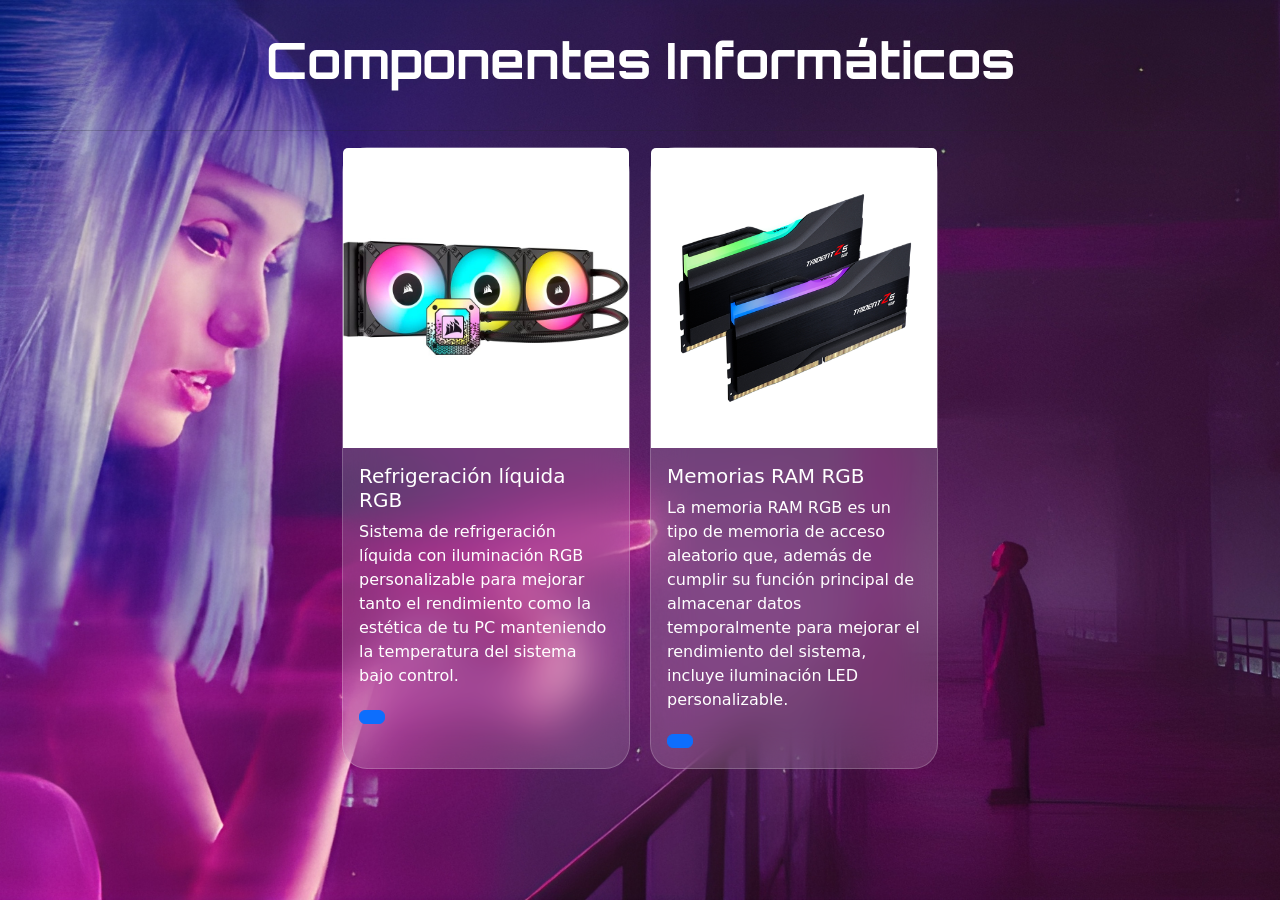
<file: index.html>
<!DOCTYPE html>
<html lang="en">
<head>
    <meta charset="UTF-8">
    <meta name="viewport" content="width=device-width, initial-scale=1.0">
    <title>Document</title>
    <link href="https://cdn.jsdelivr.net/npm/bootstrap@5.3.8/dist/css/bootstrap.min.css" rel="stylesheet" integrity="sha384-sRIl4kxILFvY47J16cr9ZwB07vP4J8+LH7qKQnuqkuIAvNWLzeN8tE5YBujZqJLB" crossorigin="anonymous">
    <script src="https://cdn.jsdelivr.net/npm/bootstrap@5.3.8/dist/js/bootstrap.bundle.min.js" integrity="sha384-FKyoEForCGlyvwx9Hj09JcYn3nv7wiPVlz7YYwJrWVcXK/BmnVDxM+D2scQbITxI" crossorigin="anonymous"></script>
    <link rel="stylesheet" href="style.css">
<link rel="preconnect" href="https://fonts.googleapis.com">
<link rel="preconnect" href="https://fonts.gstatic.com" crossorigin>
<link href="https://fonts.googleapis.com/css2?family=Orbitron:wght@400..900&display=swap" rel="stylesheet">
</head>
<body>
    
    <center><h1>Componentes Informáticos</h1></center>
    <hr>
    
    <div class="componentes">
<div class="card" style="width: 18rem;">
  <img src="refrigeracionliquid.jpg" class="card-img-top" alt="...">
  <div class="card-body">
    <h5 class="card-title">Refrigeración líquida RGB</h5>
    <p class="card-text">Sistema de refrigeración líquida con iluminación RGB personalizable para mejorar tanto el rendimiento como la estética de tu PC manteniendo la temperatura del sistema bajo control.</p>
    <a href="#" class="btn btn-primary"></a>
  </div>
</div>
    

<div class="card" style="width: 18rem;">
  <img src="memoriaram.jpg" class="card-img-top" alt="...">
  <div class="card-body">
    <h5 class="card-title">Memorias RAM RGB</h5>
    <p class="card-text">La memoria RAM RGB es un tipo de memoria de acceso aleatorio que, además de cumplir su función principal de almacenar datos temporalmente para mejorar el rendimiento del sistema, incluye iluminación LED personalizable.</p>
    <a href="#" class="btn btn-primary"></a>
  </div>
</div>
    
</body>
</html>
</file>
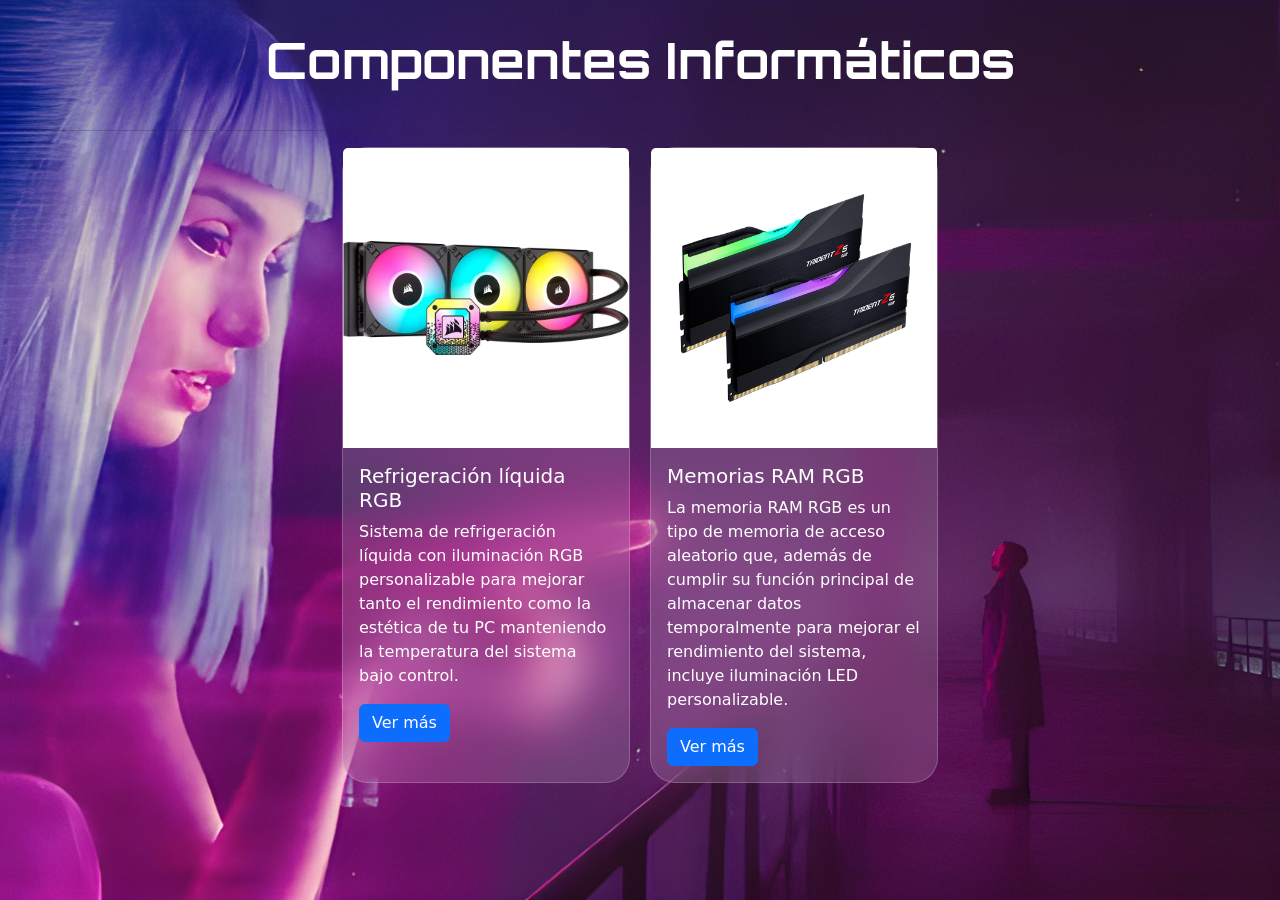
<file: COMPONENTES/index.html>
<!DOCTYPE html>
<html lang="en">
<head>
    <meta charset="UTF-8">
    <meta name="viewport" content="width=device-width, initial-scale=1.0">
    <title>Document</title>
    <link href="https://cdn.jsdelivr.net/npm/bootstrap@5.3.8/dist/css/bootstrap.min.css" rel="stylesheet" integrity="sha384-sRIl4kxILFvY47J16cr9ZwB07vP4J8+LH7qKQnuqkuIAvNWLzeN8tE5YBujZqJLB" crossorigin="anonymous">
    <script src="https://cdn.jsdelivr.net/npm/bootstrap@5.3.8/dist/js/bootstrap.bundle.min.js" integrity="sha384-FKyoEForCGlyvwx9Hj09JcYn3nv7wiPVlz7YYwJrWVcXK/BmnVDxM+D2scQbITxI" crossorigin="anonymous"></script>
    <link rel="stylesheet" href="style.css">
<link rel="preconnect" href="https://fonts.googleapis.com">
<link rel="preconnect" href="https://fonts.gstatic.com" crossorigin>
<link href="https://fonts.googleapis.com/css2?family=Orbitron:wght@400..900&display=swap" rel="stylesheet">
</head>
<body>
    
    <center><h1>Componentes Informáticos</h1></center>
    <hr>
    
    <div class="componentes">
<div class="card" style="width: 18rem;">
  <img src="refrigeracionliquid.jpg" class="card-img-top" alt="...">
  <div class="card-body">
    <h5 class="card-title">Refrigeración líquida RGB</h5>
    <p class="card-text">Sistema de refrigeración líquida con iluminación RGB personalizable para mejorar tanto el rendimiento como la estética de tu PC manteniendo la temperatura del sistema bajo control.</p>
    <a href="file:///C:/Users/rolan/OneDrive/Documentos/Escritorio/tp%20N4%20componentes/index.html" class="btn btn-primary">Ver más</a>
  </div>
</div>
    

<div class="card" style="width: 18rem;">
  <img src="memoriaram.jpg" class="card-img-top" alt="...">
  <div class="card-body">
    <h5 class="card-title">Memorias RAM RGB</h5>
    <p class="card-text">La memoria RAM RGB es un tipo de memoria de acceso aleatorio que, además de cumplir su función principal de almacenar datos temporalmente para mejorar el rendimiento del sistema, incluye iluminación LED personalizable.</p>
    <a href="file:///C:/Users/rolan/OneDrive/Documentos/Escritorio/parte%20de%20valen/index.html" class="btn btn-primary">Ver más</a>
  </div>
</div>
    
</body>
</html>
</file>
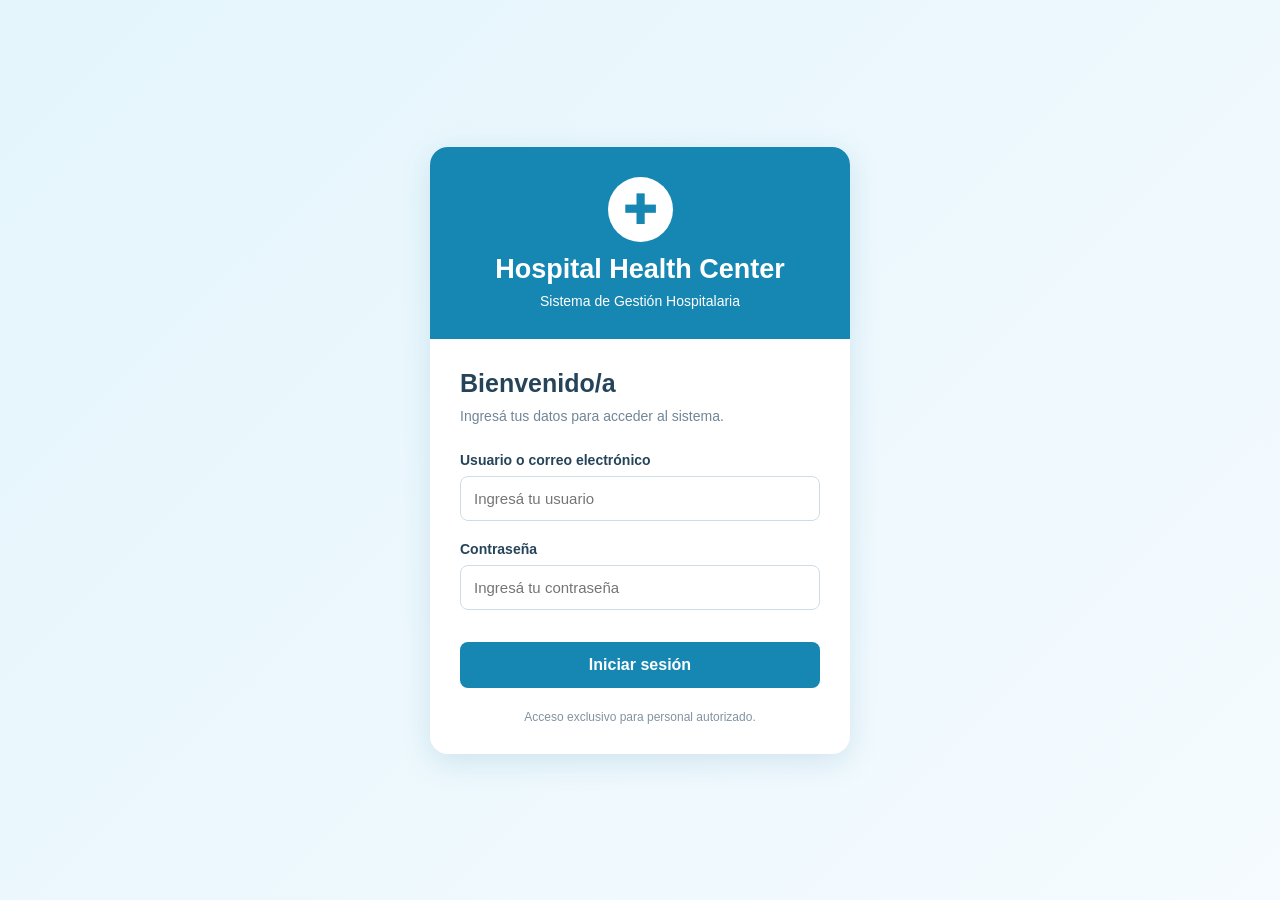
<file: Gestion hospitalaria/index.html>
<!DOCTYPE html>
<html lang="en">
<head>
    <meta charset="UTF-8">
    <meta name="viewport" content="width=device-width, initial-scale=1.0">
    <title>Inicio de sesión | Health Center</title>
    <link rel="stylesheet" href="style.css"
</head>
<body>

    <main class="contenedor">
        <section class="tarjeta-login">

            <div class="encabezado">
                <div class="logo">✚</div>
                <h1>Hospital Health Center</h1>
                <p>Sistema de Gestión Hospitalaria</p>
            </div>

            <div class="formulario">
                <h2>Bienvenido/a</h2>
                <p class="descripcion">
                    Ingresá tus datos para acceder al sistema.
                </p>

                <form id="formularioLogin">

                    <label for="usuario">Usuario o correo electrónico</label>
                    <input
                        type="text"
                        id="usuario"
                        name="usuario"
                        placeholder="Ingresá tu usuario"
                        autocomplete="username"
                        required
                    >

                    <label for="contrasena">Contraseña</label>
                    <input
                        type="password"
                        id="contrasena"
                        name="contrasena"
                        placeholder="Ingresá tu contraseña"
                        autocomplete="current-password"
                        required
                    >

                    <p id="mensaje" role="status"></p>

                    <button type="submit" class="boton-ingresar">
                        Iniciar sesión
                    </button>

                </form>

                <p class="aviso">
                    Acceso exclusivo para personal autorizado.
                </p>
            </div>

        </section>
    </main>

</body>
</html>
</file>
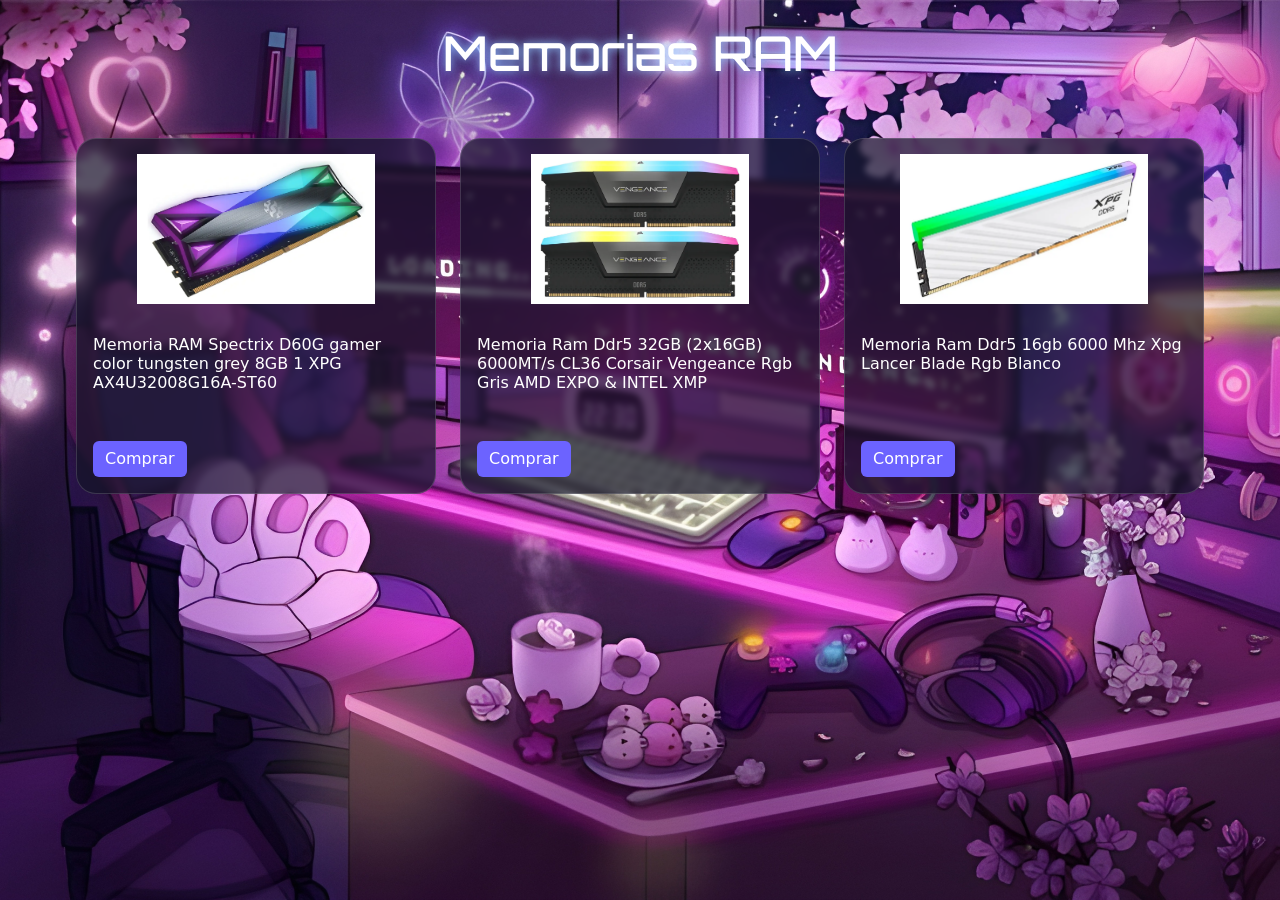
<file: Trabajo Practico N4/index.html>
<!DOCTYPE html>
<html lang="en">
<head>

    <link href="https://cdn.jsdelivr.net/npm/bootstrap@5.3.8/dist/css/bootstrap.min.css" rel="stylesheet" integrity="sha384-sRIl4kxILFvY47J16cr9ZwB07vP4J8+LH7qKQnuqkuIAvNWLzeN8tE5YBujZqJLB" crossorigin="anonymous">
    <script src="https://cdn.jsdelivr.net/npm/bootstrap@5.3.8/dist/js/bootstrap.bundle.min.js" integrity="sha384-FKyoEForCGlyvwx9Hj09JcYn3nv7wiPVlz7YYwJrWVcXK/BmnVDxM+D2scQbITxI" crossorigin="anonymous"></script>
    <meta charset="UTF-8">
    <meta name="viewport" content="width=device-width, initial-scale=1.0">
     <link rel="stylesheet" href="style.css">
     <link href="https://fonts.googleapis.com/css2?family=Orbitron:wght@400;700&display=swap" rel="stylesheet">
    <title>Document</title>
</head>
<body>
    <br>
    <center><h1>Memorias RAM</h1></center>
    <br>
    <div class="row row-cols-1 row-cols-md-3 g-4">
  <div class="col">
    <div class="card h-100">
      <img src="D_NQ_NP_2X_793120-MLA91896004809_092025-F.webp" class="card-img-top" alt="...">
      <div class="card-body">
        <h5 class="card-title">Memoria RAM Spectrix D60G gamer color tungsten grey 8GB 1 XPG AX4U32008G16A-ST60</h5>
        <p class="card-text"></p>
         <a href="https://www.mercadolibre.com.ar/memoria-ram-spectrix-d60g-gamer-color-tungsten-grey-8gb-1-xpg-ax4u32008g16a-st60/p/MLA17433657#polycard_client=search-desktop&be_origin=backend&search_layout=grid&position=5&type=product&tracking_id=5df26b34-f915-4345-9558-c7c7232f2173&wid=MLA1573577147&sid=search" class="btn btn-primary">Comprar</a>
      </div>
    </div>
  </div>
  <div class="col">
    <div class="card h-100">
      <img src="D_NQ_NP_2X_845772-MLA92376756380_092025-F.webp" class="card-img-top" alt="...">
      <div class="card-body">
        <h5 class="card-title">Memoria Ram Ddr5 32GB (2x16GB) 6000MT/s CL36 Corsair Vengeance Rgb Gris AMD EXPO & INTEL XMP</h5>
        <p class="card-text"></p>
         <a href="https://www.mercadolibre.com.ar/memoria-ram-ddr5-32gb-2x16gb-6000mts-cl36-corsair-vengeance-rgb-gris-amd-expo-intel-xmp/p/MLA29900563#polycard_client=search-desktop&be_origin=backend&search_layout=grid&position=3&type=product&tracking_id=4ed64f45-5897-419f-9c15-c3a2af172b1f&wid=MLA1786494646&sid=search" class="btn btn-primary">Comprar</a>
      </div>
    </div>
  </div>
  <div class="col">
    <div class="card h-100">
      <img src="D_NQ_NP_2X_944873-MLU77826903943_072024-F.webp" class="card-img-top" alt="...">
      <div class="card-body">
        <h5 class="card-title">Memoria Ram Ddr5 16gb 6000 Mhz Xpg Lancer Blade Rgb Blanco</h5>
        <p class="card-text"></p>
         <a href="https://www.mercadolibre.com.ar/memoria-ram-ddr5-16gb-6000-mhz-xpg-lancer-blade-rgb-blanco/p/MLA38491662#polycard_client=search-desktop&be_origin=backend&search_layout=grid&position=23&type=product&tracking_id=abd11da2-e708-45df-bad9-a33565c1f501&wid=MLA2856264038&sid=search" class="btn btn-primary">Comprar</a>
      </div>
    </div>
  </div>
</body>
</html>
</file>
<file: style.css>
body{
    background-image:url("output.jpg");
    background-size: cover;
    background-position: center;
    background-repeat: no-repeat;
    background-attachment: fixed;
}

h1 {
     margin-top: 30px;
    margin-bottom: 40px;
 font-family: "Orbitron", sans-serif;
font-size: 50px;
font-weight: bold;
color: white;
}
.componentes{
    display: flex;
    gap: 20px;
    justify-content: center;
    flex-wrap: wrap;
    .card{
    background: rgba(255,255,255,0.15);
    backdrop-filter: blur(20px);
    border: 1px solid rgba(255,255,255,0.2);
    border-radius: 25px;
}
}
.card{
    color: white;
}
img{
    height: 300px;
    

}
.card{
    transition: .4s;
}

.card:hover{
    transform: translateY(-15px);
}
</file>
<file: COMPONENTES/style.css>
body{
    background-image:url("output.jpg");
    background-size: cover;
    background-position: center;
    background-repeat: no-repeat;
    background-attachment: fixed;
}

h1 {
     margin-top: 30px;
    margin-bottom: 40px;
 font-family: "Orbitron", sans-serif;
font-size: 50px;
font-weight: bold;
color: white;
}
.componentes{
    display: flex;
    gap: 20px;
    justify-content: center;
    flex-wrap: wrap;
    .card{
    background: rgba(255,255,255,0.15);
    backdrop-filter: blur(20px);
    border: 1px solid rgba(255,255,255,0.2);
    border-radius: 25px;
}
}
.card{
    color: white;
}
img{
    height: 300px;
    

}
.card{
    transition: .4s;
}

.card:hover{
    transform: translateY(-15px);
}
</file>
<file: Gestion hospitalaria/style.css>
* {
    margin: 0;
    padding: 0;
    box-sizing: border-box;
}

body {
    font-family: Arial, sans-serif;
    background: linear-gradient(135deg, #e4f5fc, #f5fbff);
    min-height: 100vh;
    color: #25445a;
}

.contenedor {
    min-height: 100vh;
    display: flex;
    justify-content: center;
    align-items: center;
    padding: 20px;
}

.tarjeta-login {
    width: 100%;
    max-width: 420px;
    background: white;
    border-radius: 18px;
    overflow: hidden;
    box-shadow: 0 8px 30px rgba(42, 115, 150, 0.15);
}

.encabezado {
    background: #1686b2;
    color: white;
    text-align: center;
    padding: 30px 20px;
}

.logo {
    width: 65px;
    height: 65px;
    background: white;
    color: #1686b2;
    border-radius: 50%;
    display: flex;
    align-items: center;
    justify-content: center;
    font-size: 42px;
    margin: 0 auto 12px;
}

.encabezado h1 {
    font-size: 27px;
    margin-bottom: 8px;
}

.encabezado p {
    font-size: 14px;
}

.formulario {
    padding: 30px;
}

.formulario h2 {
    font-size: 25px;
    margin-bottom: 8px;
}

.descripcion {
    color: #718697;
    font-size: 14px;
    margin-bottom: 25px;
    line-height: 1.5;
}

form label {
    display: block;
    margin-bottom: 8px;
    font-size: 14px;
    font-weight: bold;
}

form input {
    width: 100%;
    padding: 13px;
    margin-bottom: 20px;
    border: 1px solid #cbdde7;
    border-radius: 8px;
    font-size: 15px;
    outline: none;
}

form input:focus {
    border-color: #1686b2;
    box-shadow: 0 0 0 3px rgba(22, 134, 178, 0.12);
}

.boton-ingresar {
    width: 100%;
    padding: 14px;
    border: none;
    border-radius: 8px;
    background: #1686b2;
    color: white;
    font-size: 16px;
    font-weight: bold;
    cursor: pointer;
    transition: background 0.2s;
}

.boton-ingresar:hover {
    background: #106d92;
}

#mensaje {
    font-size: 14px;
    margin-bottom: 12px;
}

.aviso {
    text-align: center;
    color: #8193a0;
    font-size: 12px;
    margin-top: 22px;
}

@media (max-width: 480px) {
    .formulario {
        padding: 24px 20px;
    }

    .encabezado h1 {
        font-size: 24px;
    }
}
</file>
<file: Trabajo Practico N4/style.css>
body {
    background-image: url("7e28be01-2051-43ca-94c7-c8590a51fd3d.jpg");
    background-size: cover;
    background-position: center;
    background-attachment: fixed;
    background-repeat: no-repeat;
}
h1{
    font-family: 'Orbitron', sans-serif;
    color: white;
    font-size: 3rem;
    text-shadow: 0 0 10px #8ec5ff;
}

.row{
    width: 90%;
    margin: auto;
}

.card{
    background: rgba(20,20,40,0.7) !important;
    border: 1px solid rgba(255,255,255,0.15);
    border-radius: 20px;
    color: white;
    transition: 0.3s;
    backdrop-filter: blur(3px);
    
}
.card:hover{
    transform: translateY(-5px);
}

.card-img-top{
    height: 180px;
    object-fit: contain;
    padding: 15px;
}

.card-title{
    min-height: 90px;
    font-size: 1rem;
}

.btn-primary{
    background-color: #6c63ff;
    border: none;
}

.btn-primary:hover{
    background-color: #8b84ff;
}
.card:hover{
    transform: translateY(-5px);
    box-shadow: 0 0 20px rgba(255,255,255,0.2);
}
</file>
